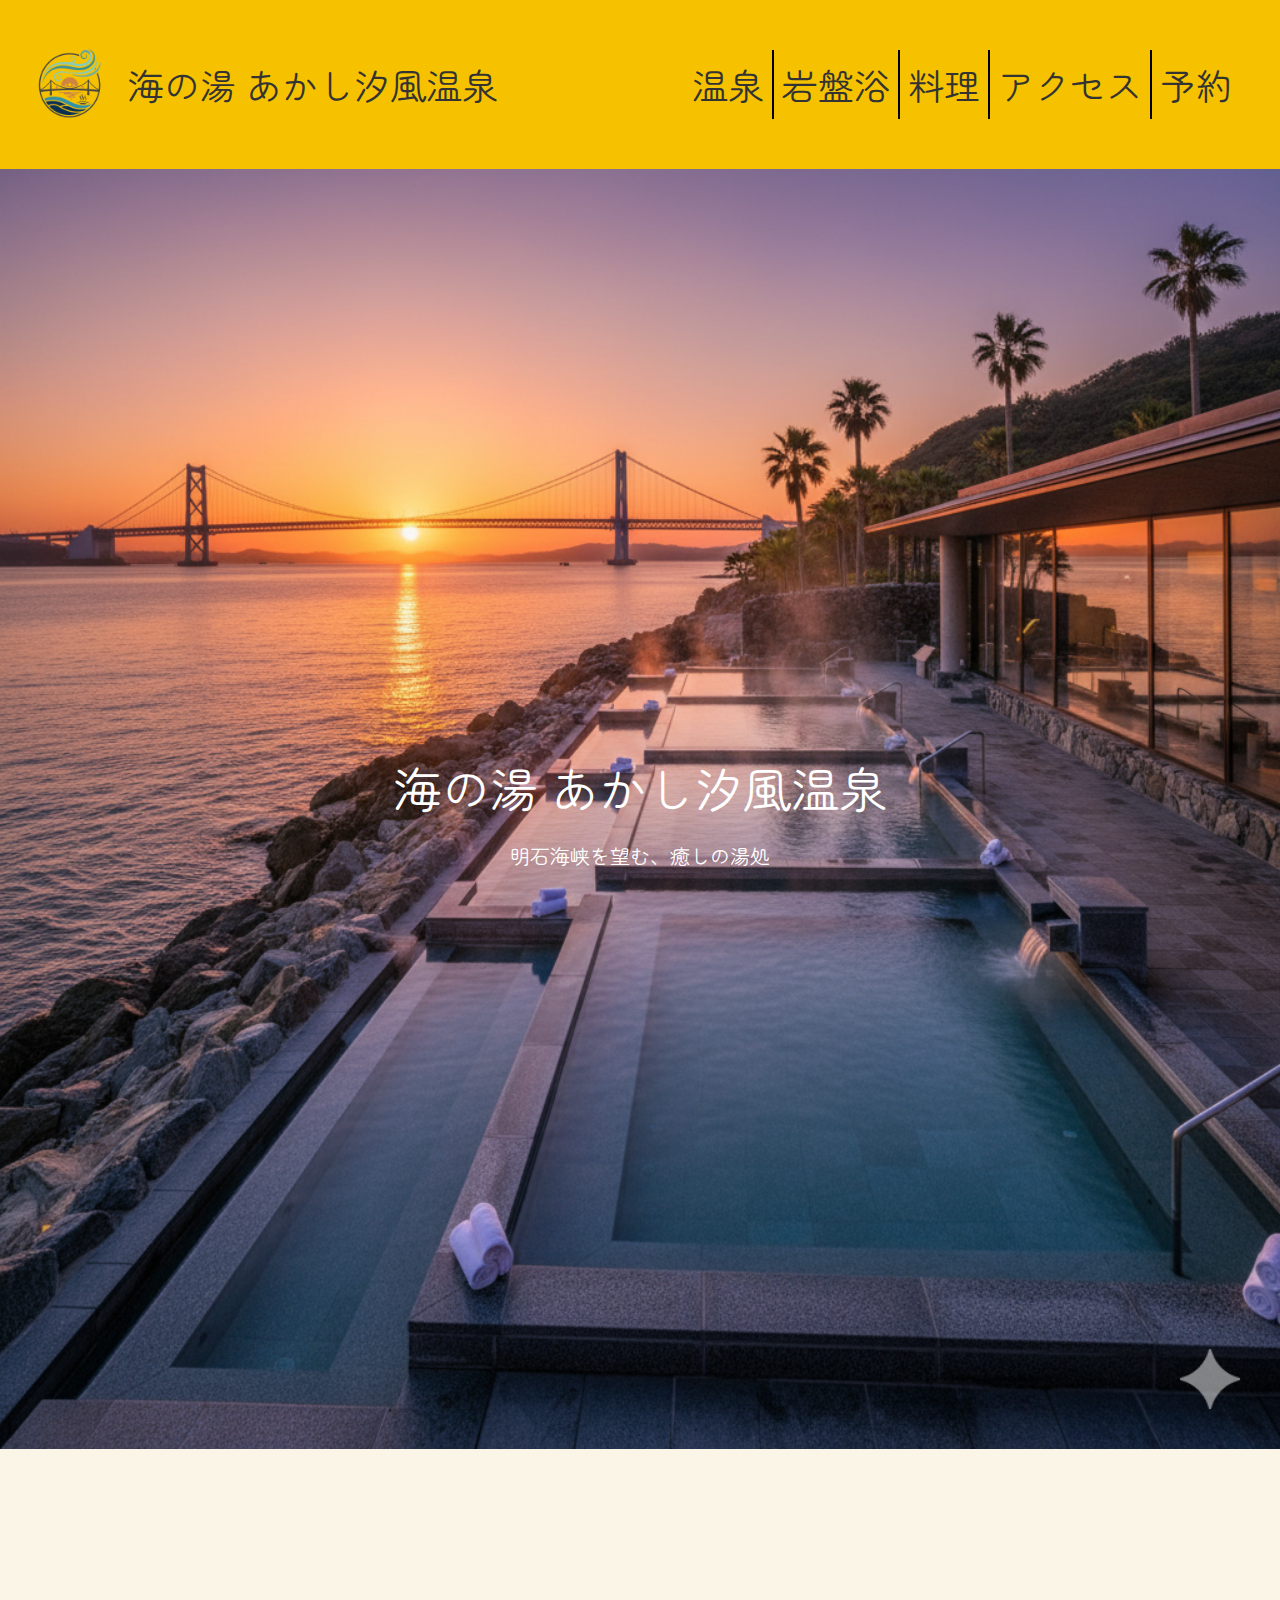
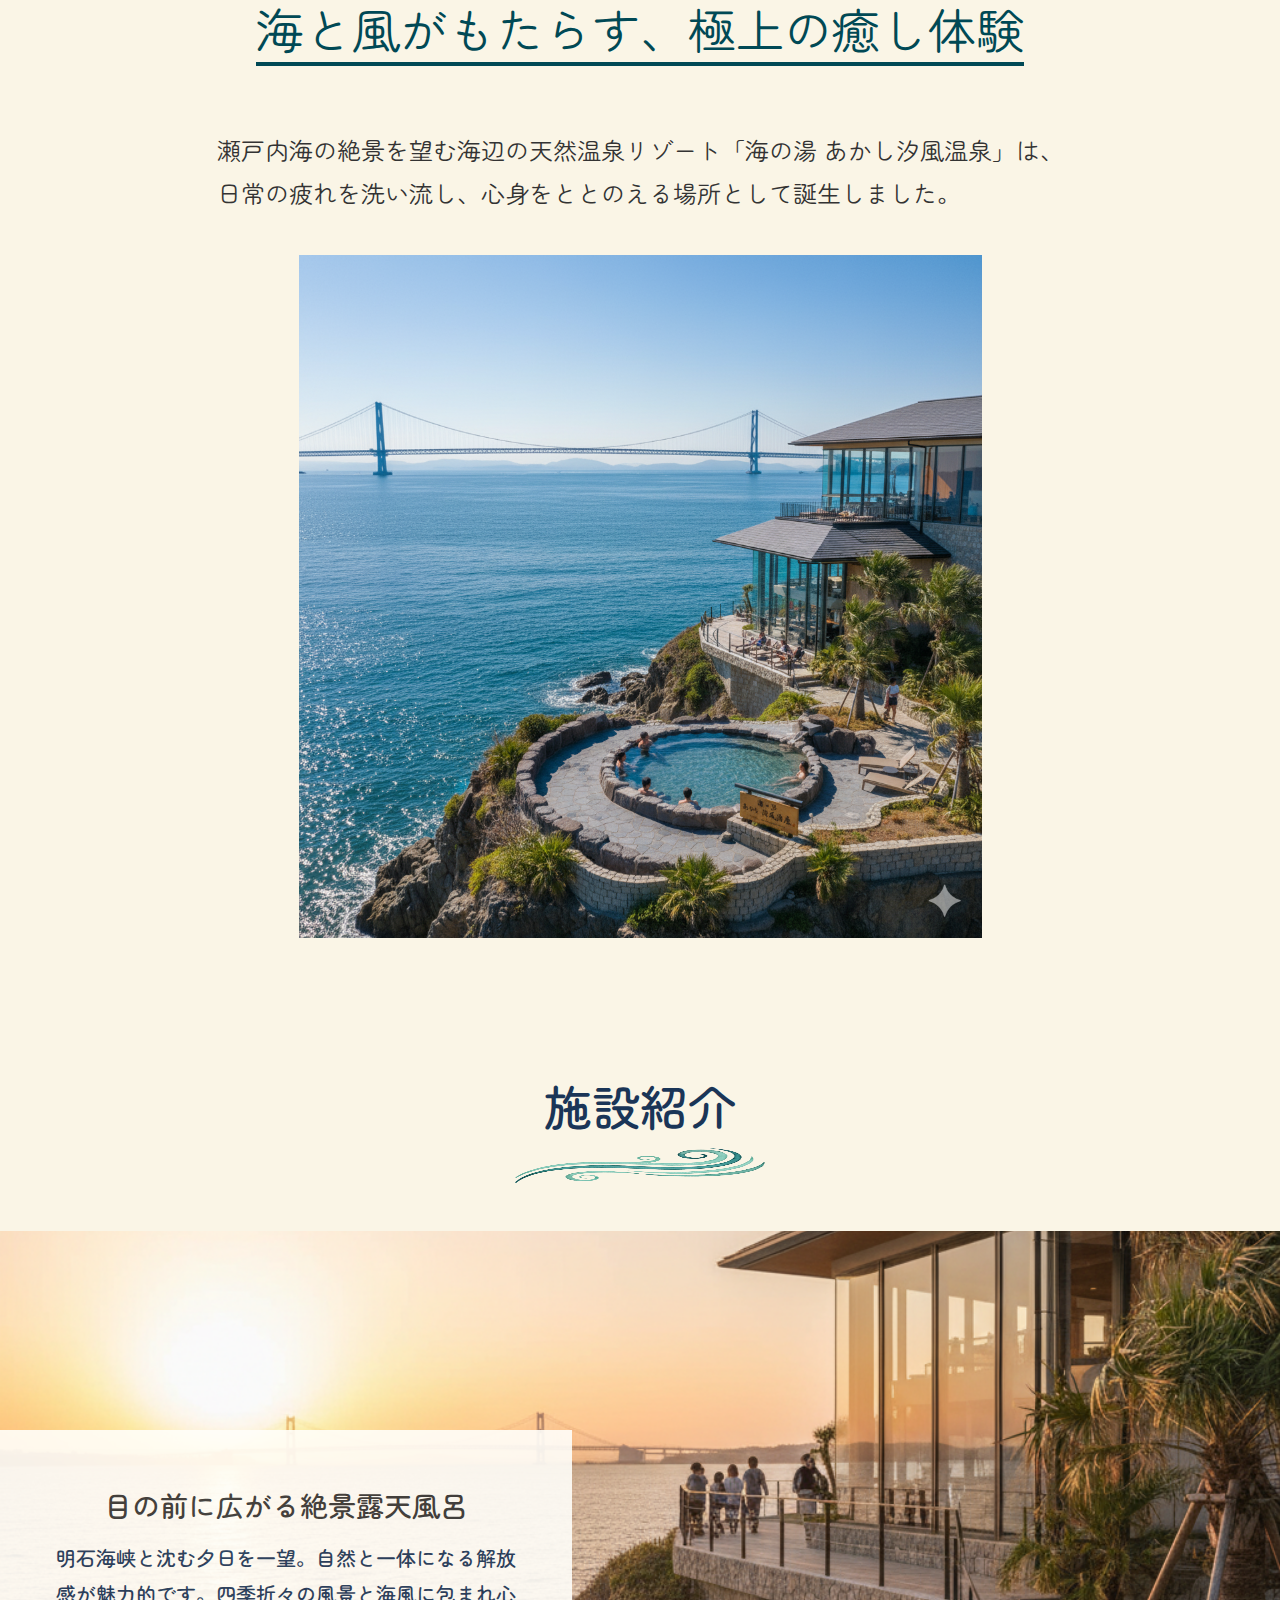
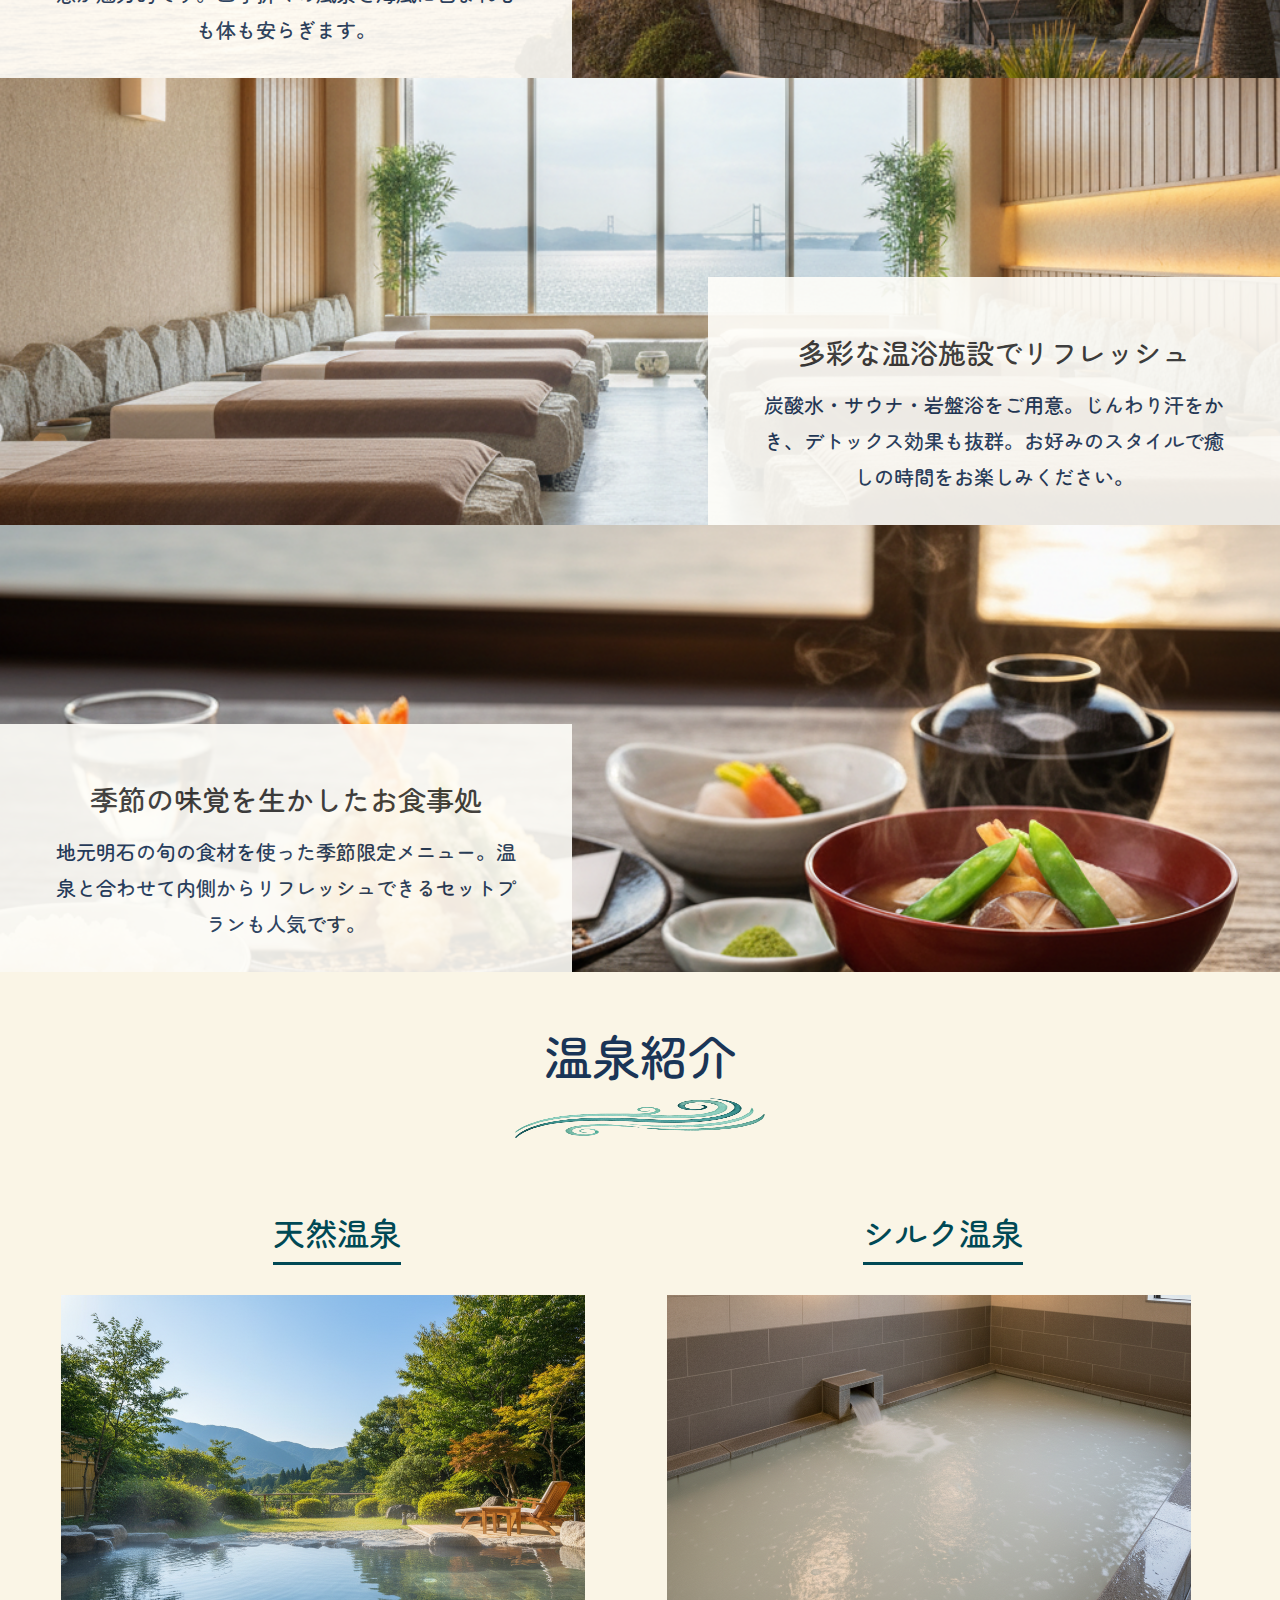
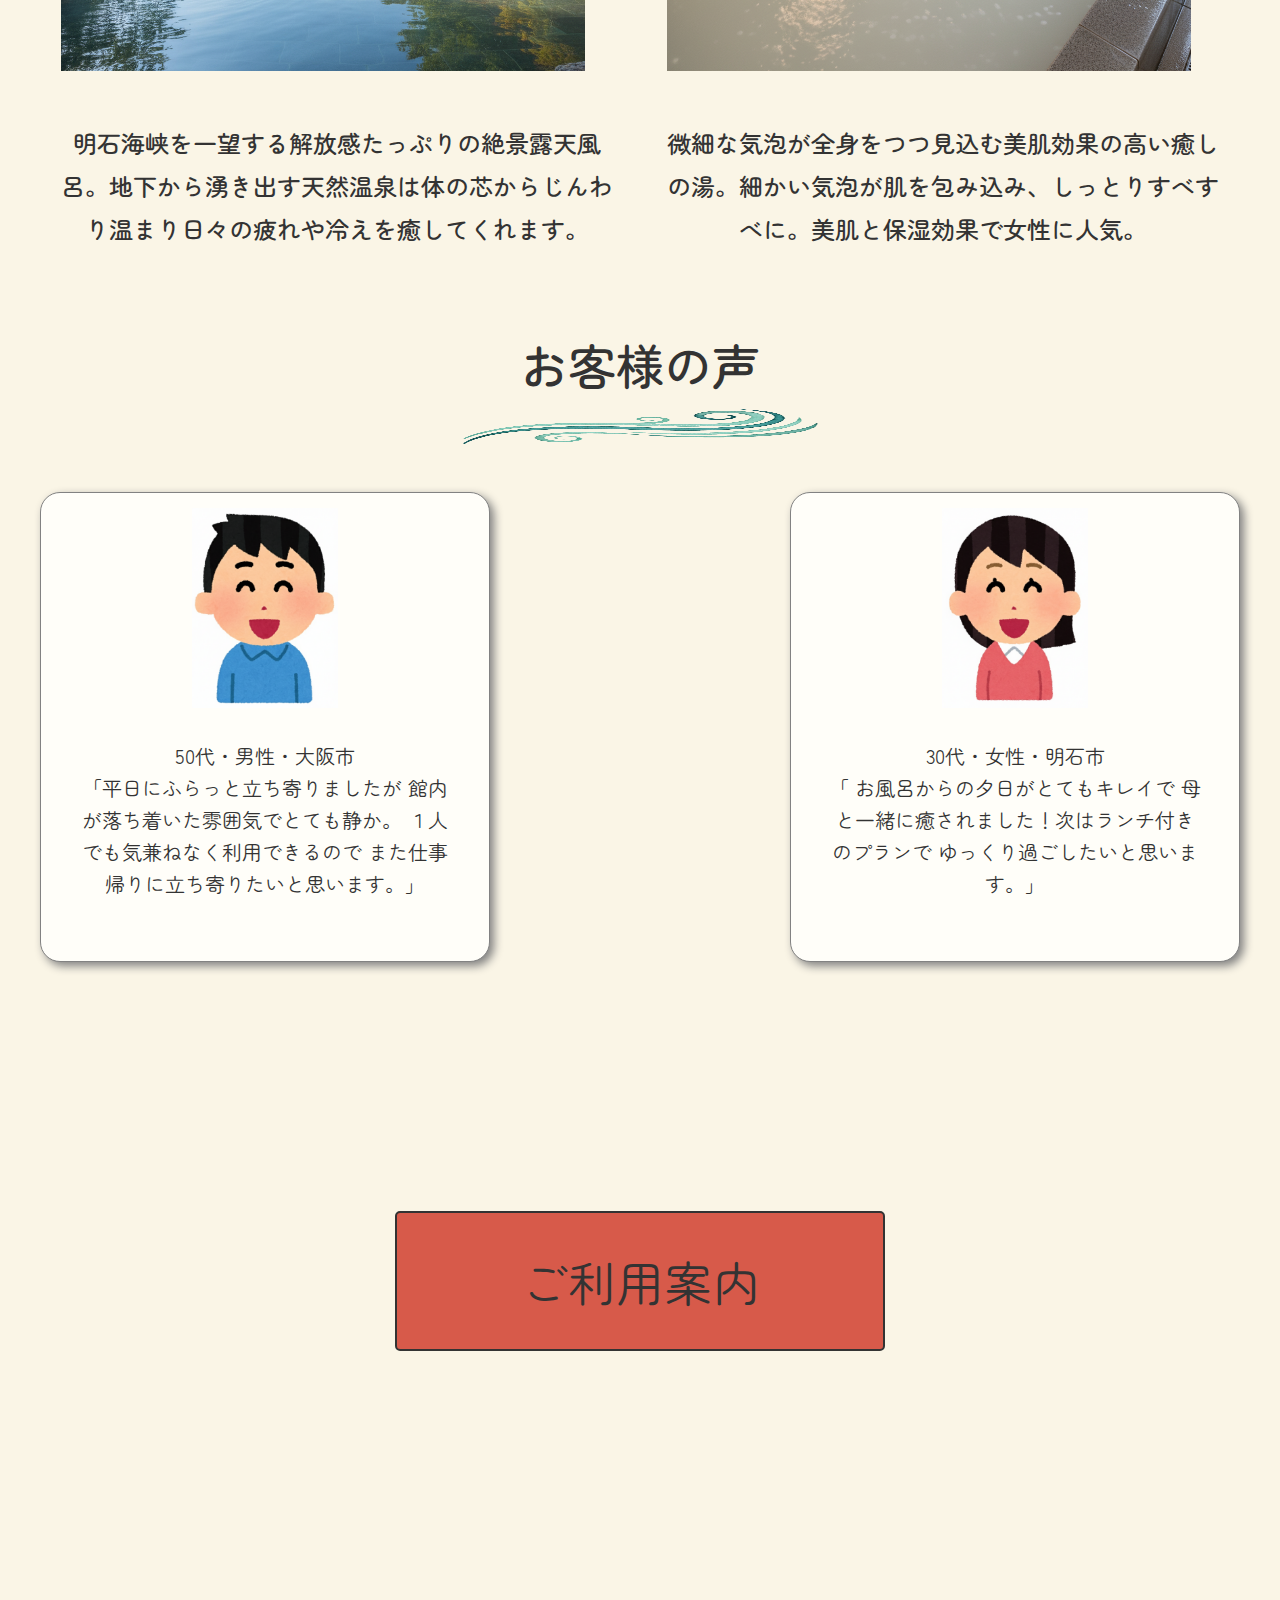
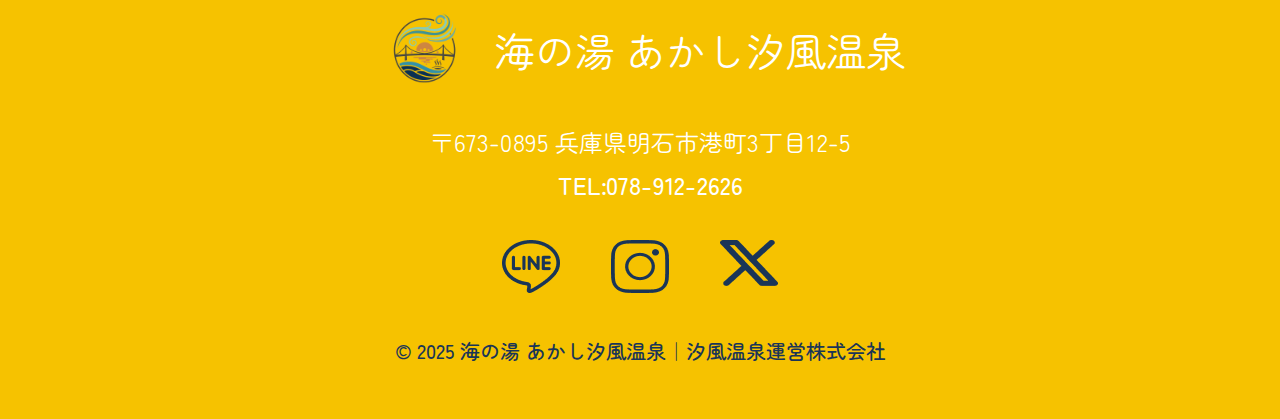
<file: index.html>
<!DOCTYPE html>
<html lang="ja">
  <head>
    <meta charset="UTF-8" />
    <meta name="viewport" content="width=device-width, initial-scale=1.0" />
    <title>温泉LP</title>
    <meta name="description" content="温泉LP" />
    <!-- GoogleやYahooなどの検索エンジンに検索されなくなるメタタグ -->
    <meta name="robots" content="noindex,nofollow" />
    <!-- レスポンシブ -->
    <meta name="viewport" content="width=device-width, initial-scale=1.0" />
    <link rel="stylesheet" href="css/main.css" />
    <link
      href="https://fonts.googleapis.com/css2?family=Zen+Maru+Gothic:wght@400;500&display=swap"
      rel="stylesheet"
    />
  </head>

  <body>
    <!-- header -->
    <header class="header">
      <div class="header-wrapper">
        <div class="header-left">
          <div class="header-logo">
            <img src="images/bigrogo02.png" alt="海の湯あかし汐風温泉のロゴ" />
          </div>
          <div class="header-title"><h1>海の湯 あかし汐風温泉</h1></div>
        </div>
        <!-- ハンバーガー -->
        <button class="hamburger" aria-label="メニュー">
          <span></span>
          <span></span>
          <span></span>
        </button>
        <nav>
          <ul class="header-nav">
            <li><a href="#onsen">温泉</a></li>
            <li><a href="#ganban">岩盤浴</a></li>
            <li><a href="#food">料理</a></li>
            <li><a href="#access">アクセス</a></li>
            <li><a href="#access">予約</a></li>
          </ul>
        </nav>
      </div>
    </header>

    <!-- fristview -->
    <main>
      <section class="firstview">
        <div class="content01">
          <img src="images/firstview.png" alt="明石海峡大橋と露天風呂の写真" />

          <div class="firstview_text">
            <h2 class="section_title">海の湯 あかし汐風温泉</h2>
            <p class="subtitle">明石海峡を望む、癒しの湯処</p>
          </div>
        </div>
      </section>

      <!-- お店の説明 -->

      <section class="concept">
        <div class="concept-title">
          <h2>海と風がもたらす、極上の癒し体験</h2>
        </div>
        <div class="concept-text">
          <p>
            瀬戸内海の絶景を望む海辺の天然温泉リゾート「海の湯
            あかし汐風温泉」は、 <br />
            日常の疲れを洗い流し、心身をととのえる場所として誕生しました。
          </p>
        </div>
        <div class="concept-img"><img src="images/onsen04.png" alt="" /></div>
      </section>

      <!-- 施設紹介 -->
      <section class="about">
        <h2 class="about-title">施設紹介</h2>
        <div class="about-line"><img src="images/line02.png" alt="" /></div>
        <!-- 露天風呂 -->
        <article id="onsen" class="about-item">
          <div class="about-img">
            <img src="images/onsen01.png" alt="明石海峡を眺める人たちの写真" />
          </div>
          <div class="frame-text">
            <h3 class="about-subtitle">目の前に広がる絶景露天風呂</h3>
            <p>
              明石海峡と沈む夕日を一望。自然と一体になる解放感が魅力的です。四季折々の風景と海風に包まれ心も体も安らぎます。
            </p>
          </div>
        </article>
        <!-- 温浴施設（サウナ・岩盤浴とか） -->
        <article id="ganban" class="about-item">
          <div class="about-img">
            <img src="images/ganban01.png" alt="岩盤浴の写真" />
          </div>
          <div class="frameleft-text">
            <h3 class="about-subtitle">多彩な温浴施設でリフレッシュ</h3>
            <p>
              炭酸水・サウナ・岩盤浴をご用意。じんわり汗をかき、デトックス効果も抜群。お好みのスタイルで癒しの時間をお楽しみください。
            </p>
          </div>
        </article>
        <!-- おいしいお食事処 -->
        <article id="food" class="about-item">
          <div class="about-img">
            <img src="images/food01.png" alt="美味しそうな出来立て定食の写真" />
          </div>
          <div class="frame-text">
            <h3 class="about-title">季節の味覚を生かしたお食事処</h3>
            <p>
              地元明石の旬の食材を使った季節限定メニュー。温泉と合わせて内側からリフレッシュできるセットプランも人気です。
            </p>
          </div>
        </article>
      </section>
      <!-- 温泉紹介 -->
      <section class="onsen-intro">
        <h2 class="onsen-title">温泉紹介</h2>
        <div class="onsen-line"><img src="images/line02.png" alt="" /></div>
        <div class="onsen-items">
          <!-- 天然温泉 -->
          <article class="onsen-item">
            <h3 class="onsen-subtitle">天然温泉</h3>
            <div class="onsen-img">
              <img src="images/onsen06.png" alt="天然温泉の写真" />
            </div>
            <div class="onsen-text">
              <p>
                明石海峡を一望する解放感たっぷりの絶景露天風呂。地下から湧き出す天然温泉は体の芯からじんわり温まり日々の疲れや冷えを癒してくれます。
              </p>
            </div>
          </article>
          <!-- シルク風呂紹介 -->
          <article class="onsen-item">
            <h3 class="onsen-subtitle">シルク温泉</h3>
            <div class="onsen-img02">
              <img src="images/onsen05.png" alt="シルク風呂の写真" />
            </div>
            <div class="onsen-text">
              <p>
                微細な気泡が全身をつつ見込む美肌効果の高い癒しの湯。細かい気泡が肌を包み込み、しっとりすべすべに。美肌と保湿効果で女性に人気。
              </p>
            </div>
          </article>
        </div>
      </section>
      <!-- お客様の声 -->
      <section class="reviews">
        <div class="reviews-header">
          <h2 class="reviews-title">お客様の声</h2>
          <div class="reviews-line"><img src="images/line02.png" alt="" /></div>
        </div>
        <!-- 男性の口コミ -->

        <div class="reviews-list">
          <article class="reviewswoman-item">
            <div class="reviewswoman-img">
              <img src="images/otoko.png" alt="男性のイラスト" />
            </div>
            <div class="reviews-text">
              <p>
                50代・男性・大阪市 <br /><span class="reviews-space"
                  >「平日にふらっと立ち寄りましたが
                  館内が落ち着いた雰囲気でとても静か。
                  １人でも気兼ねなく利用できるので
                  また仕事帰りに立ち寄りたいと思います。」
                </span>
              </p>
            </div>
          </article>

          <!-- 女性の口コミ  -->
          <article class="reviewswoman-item">
            <div class="reviewswoman-img">
              <img src="images/onna.png" alt="女性のイラスト" />
            </div>
            <div class="reviews-text">
              <p>
                30代・女性・明石市 <br /><span class="reviews-space"
                  >「 お風呂からの夕日がとてもキレイで
                  母と一緒に癒されました！次はランチ付きのプランで
                  ゆっくり過ごしたいと思います。」</span
                >
              </p>
            </div>
          </article>
        </div>
      </section>
    </main>

    <!-- ご利用案内ボタン -->
    <aside id="access" class="btn-wrapper">
      <a href="#" class="bt">ご利用案内</a>
    </aside>

    <!-- footer -->
    <footer class="footer">
      <div class="footer-wrapper">
        <div class="footer-header">
          <div class="footer-logo">
            <img src="images/bigrogo02.png" alt="海の湯あかし汐風温泉のロゴ" />
          </div>
          <div class="footer-title">海の湯 あかし汐風温泉</div>
        </div>
        <div class="footer-contact">
          <p>
            〒673-0895 兵庫県明石市港町3丁目12-5 <br />
            <span class="phone">TEL:078-912-2626</span>
          </p>
        </div>
        <div class="footer-icon"><img src="images/icon.png" alt="" /></div>
        <div class="footer-copy">
          <p>© 2025 海の湯 あかし汐風温泉｜汐風温泉運営株式会社</p>
        </div>
      </div>
    </footer>
    <script src="js/script.js"></script>
  </body>
</html>
</file>
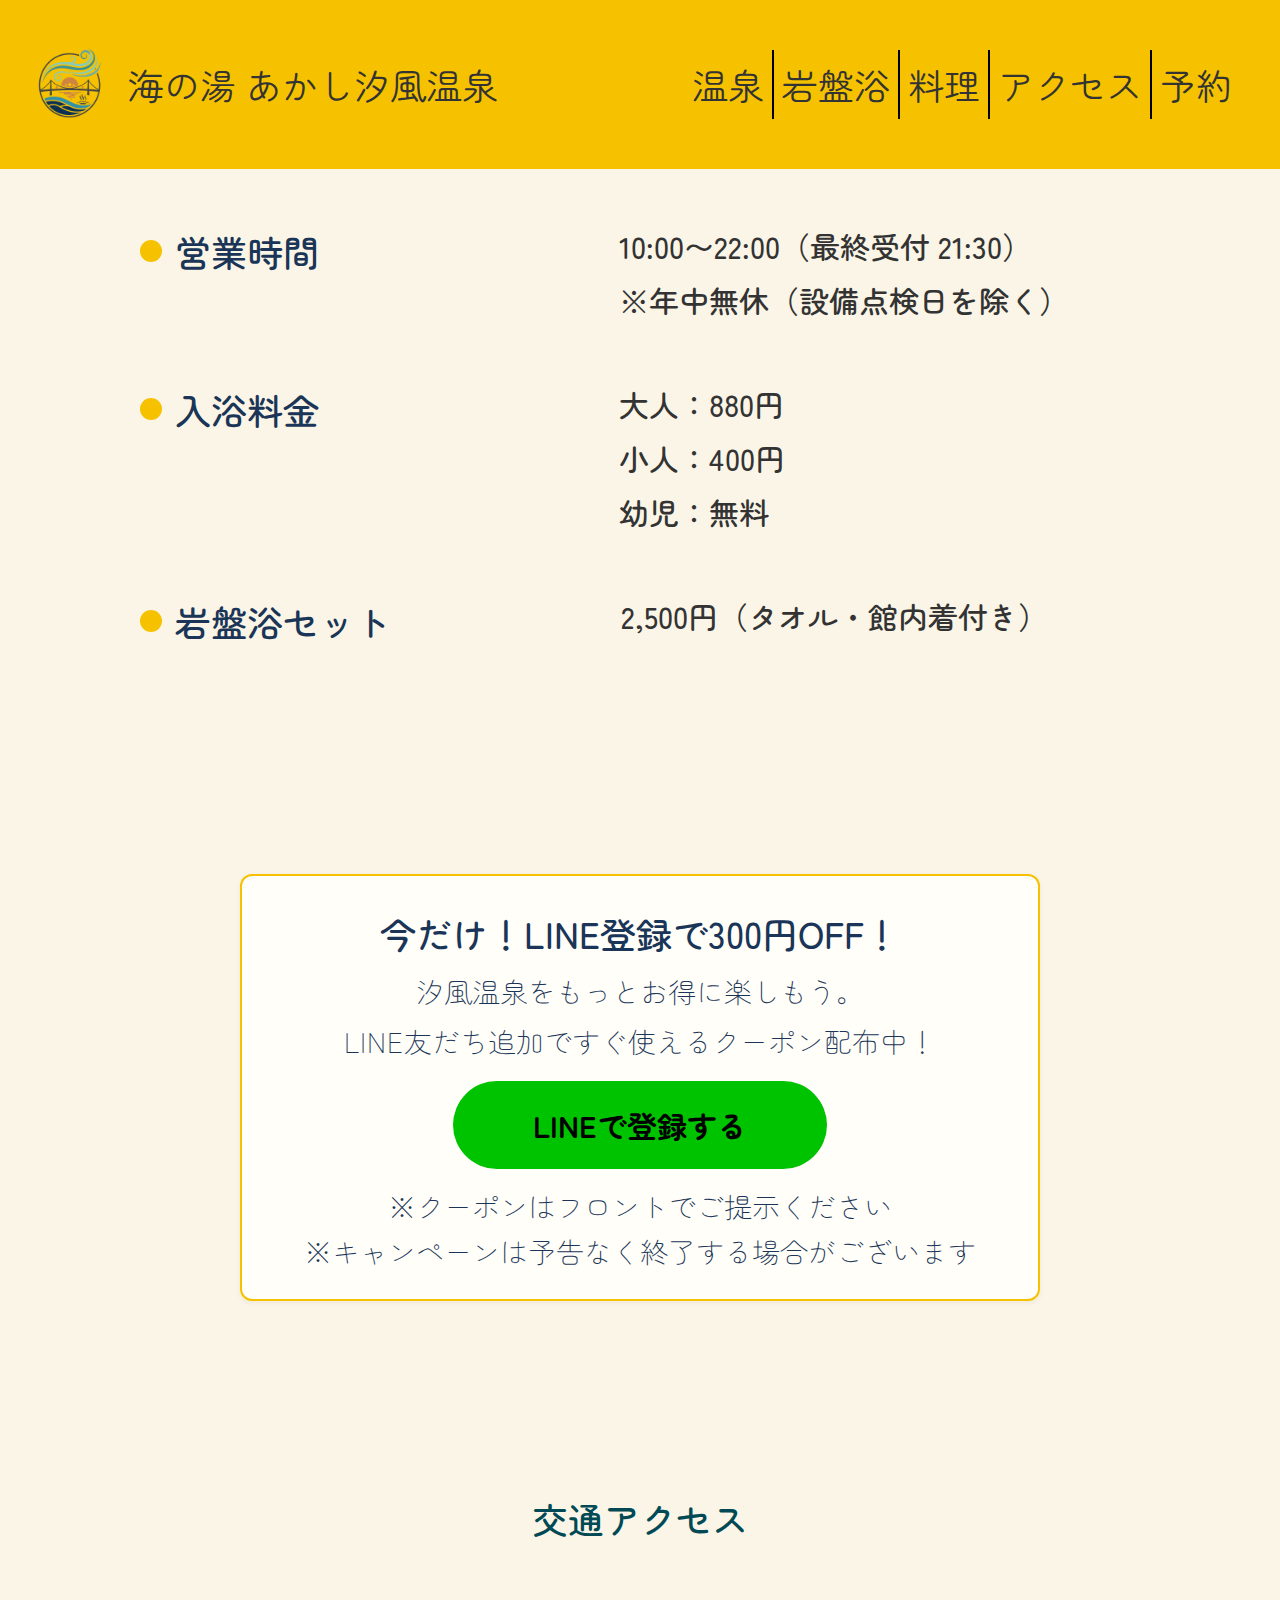
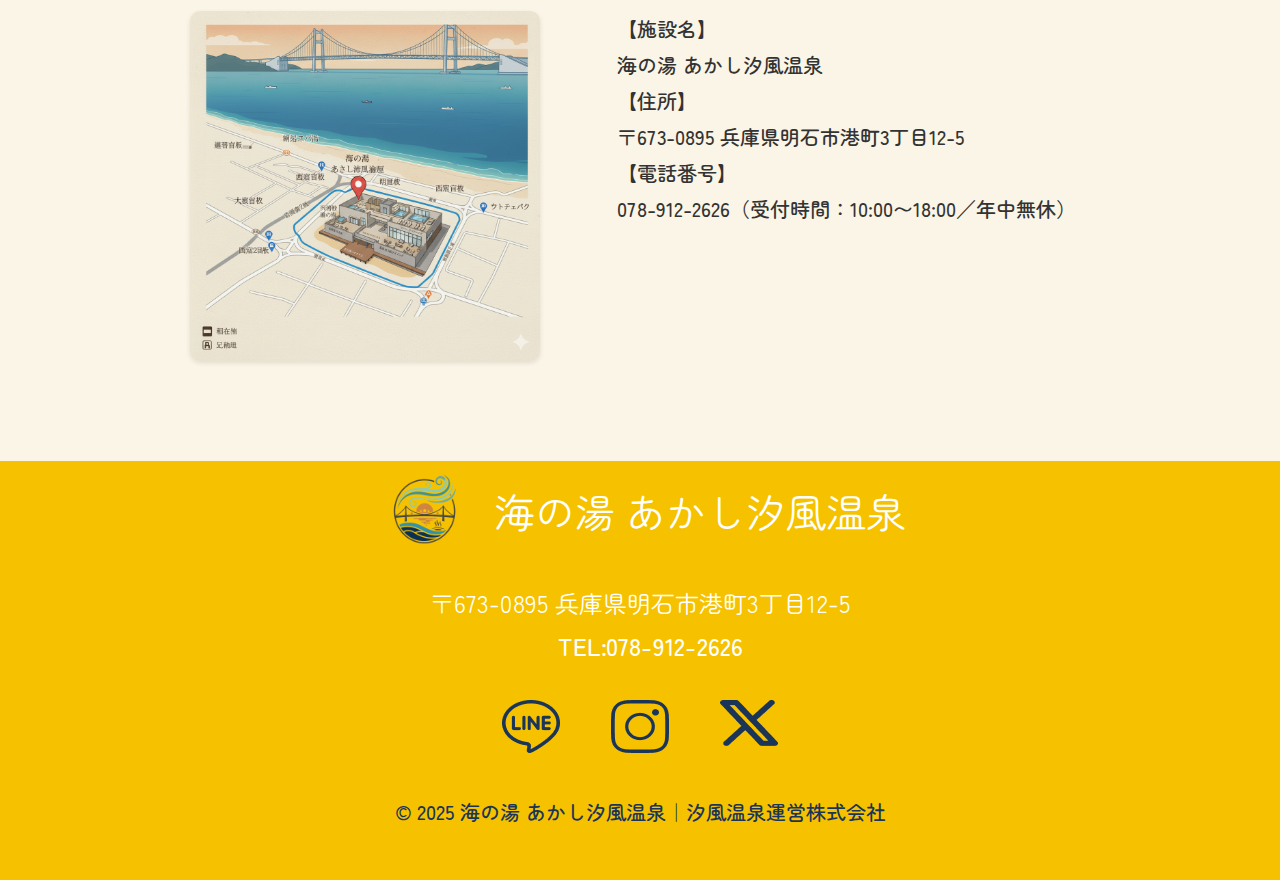
<file: info.html>
<!DOCTYPE html>
<html lang="ja">
  <head>
    <meta charset="UTF-8" />
    <meta name="viewport" content="width=device-width, initial-scale=1.0" />
    <title>ご利用案内</title>
    <meta name="description" content="ご利用案内" />
    <!-- GoogleやYahooなどの検索エンジンに検索されなくなるメタタグ -->
    <meta name="robots" content="noindex,nofollow" />
    <!-- レスポンシブ -->
    <meta name="viewport" content="width=device-width, initial-scale=1.0" />
    <link rel="stylesheet" href="css/main.css" />
    <!-- Googleフォント -->
    <link
      href="https://fonts.googleapis.com/css2?family=Zen+Maru+Gothic:wght@400;500&display=swap"
      rel="stylesheet"
    />
  </head>

  <body>
    <header class="header">
      <div class="header-wrapper">
        <div class="header-left">
          <div class="header-logo">
            <img src="images/bigrogo02.png" alt="海の湯あかし汐風温泉のロゴ" />
          </div>
          <div class="header-title"><h1>海の湯 あかし汐風温泉</h1></div>
        </div>

        <!-- ハンバーガー -->
        <button class="hamburger" aria-label="メニュー">
          <span></span>
          <span></span>
          <span></span>
        </button>

        <nav>
          <ul class="header-nav">
            <li><a href="#onsen">温泉</a></li>
            <li><a href="#ganban">岩盤浴</a></li>
            <li><a href="#food">料理</a></li>
            <li><a href="#access">アクセス</a></li>
            <li><a href="#access">予約</a></li>
          </ul>
        </nav>
      </div>
    </header>

    <main class="page-info">
      <section class="infobox">
        <div class="info">
          <h2>営業時間</h2>
          <p>
            10:00〜22:00（最終受付 21:30）<br />※年中無休（設備点検日を除く）
          </p>
        </div>

        <div class="info">
          <h2>入浴料金</h2>

          <p>
            大人：880円 <br />
            小人：400円 <br />
            幼児：無料
          </p>
        </div>

        <div class="info">
          <h2>岩盤浴セット</h2>

          <p>2,500円（タオル・館内着付き）</p>
        </div>
      </section>

      <section class="coupon">
        <h3>今だけ！LINE登録で300円OFF！</h3>
        <p>
          汐風温泉をもっとお得に楽しもう。<br />LINE友だち追加ですぐ使えるクーポン配布中！
        </p>
        <a href="#" class="line-btn">LINEで登録する</a>
        <p class="note">
          ※クーポンはフロントでご提示ください<br />※キャンペーンは予告なく終了する場合がございます
        </p>
      </section>

      <section class="access">
        <h2>交通アクセス</h2>

        <div class="access-content">
          <img src="images/map.png" alt="施設地図" class="map" />

          <div class="access-info">
            <p>【施設名】 <br />海の湯 あかし汐風温泉</p>
            <p>【住所】 <br />〒673-0895 兵庫県明石市港町3丁目12-5</p>
            <p>
              【電話番号】<br />
              078-912-2626（受付時間：10:00〜18:00／年中無休）
            </p>
          </div>
        </div>
      </section>
    </main>

    <!-- footer -->
    <footer class="footer">
      <div class="footer-wrapper">
        <div class="footer-header">
          <div class="footer-logo">
            <img src="images/bigrogo02.png" alt="海の湯あかし汐風温泉のロゴ" />
          </div>
          <div class="footer-title">海の湯 あかし汐風温泉</div>
        </div>
        <div class="footer-contact">
          <p>
            〒673-0895 兵庫県明石市港町3丁目12-5 <br />
            <span class="phone">TEL:078-912-2626</span>
          </p>
        </div>
        <div class="footer-icon"><img src="images/icon.png" alt="" /></div>
        <div class="footer-copy">
          <p>© 2025 海の湯 あかし汐風温泉｜汐風温泉運営株式会社</p>
        </div>
      </div>
    </footer>
    <script src="js/script.js"></script>
  </body>
</html>
</file>
<file: css/main.css>
@charset "UTF-8";
/* base/_ress.scss */
/* Box sizing */
html {
  box-sizing: border-box;
  -webkit-text-size-adjust: 100%;
  word-break: normal;
  -moz-tab-size: 4;
    -o-tab-size: 4;
       tab-size: 4;
}

*,
*::before,
*::after {
  box-sizing: inherit;
  margin: 0;
  padding: 0;
  background-repeat: no-repeat;
  text-decoration: inherit;
  vertical-align: baseline;
}

/* Remove default list styles */
ul,
ol {
  list-style: none;
}

/* Reset headings */
h1,
h2,
h3,
h4,
h5,
h6 {
  font-weight: normal;
  margin: 0;
}

/* Reset links */
a {
  background-color: transparent;
  text-decoration: none;
  color: inherit;
}

a:hover,
a:focus {
  outline: none;
  text-decoration: underline;
}

/* Reset form elements */
button,
input,
select,
textarea {
  font-family: inherit;
  font-size: 100%;
  background-color: transparent;
  border: none;
  outline: none;
  appearance: none;
  -webkit-appearance: none;
  -moz-appearance: none;
  cursor: pointer;
  padding: 0;
  margin: 0;
}

/* Remove spin buttons on number inputs (Chrome, Safari) */
input[type=number]::-webkit-inner-spin-button,
input[type=number]::-webkit-outer-spin-button {
  -webkit-appearance: none;
  margin: 0;
}

/* Remove focus outline (optional) */
:focus {
  outline: none;
}

/* Images */
img {
  border-style: none;
  max-width: 100%;
  height: auto;
}

/* Table */
table {
  border-collapse: collapse;
  border-spacing: 0;
}

/* Other common resets */
hr {
  border: none;
  height: 1px;
  background-color: #ddd;
  margin: 1em 0;
}

html,
body {
  margin: 0;
  padding: 0;
  width: 100%;
}

main {
  font-family: Zen Maru Gothic, sans-serif;
}

.concept {
  display: flex;
  flex-direction: column;
  align-items: center;
  padding: 84px 0;
}

.content01 {
  position: relative;
  width: 100%;
  max-width: 100%;
  margin: 0;
}

.concept-img {
  width: 90%;
  max-width: 763px;
  height: auto;
  padding: 0;
}

.content01 img {
  width: 100%;
  height: auto;
  display: block;
}

.firstview_text {
  position: absolute;
  top: 50%;
  left: 50%;
  transform: translate(-50%, -50%);
  text-align: center;
  color: white;
  z-index: 1;
}

.section_title {
  white-space: nowrap;
  font-size: 48px;
  margin: 0;
}

.subtitle {
  font-size: 20px;
  margin: 8px 0 0;
}

@media screen and (max-width: 768px) {
  .section_title {
    font-size: 16px;
  }
  .subtitle {
    font-size: 16px;
  }
}
.concept {
  display: flex;
  flex-direction: column;
  align-items: center;
  padding: 84px;
}

.concept-img {
  padding: 40px;
  border-radius: 5px;
  overflow: hidden;
  width: 763px;
  height: 763px;
}

.concept-title {
  padding: 62px;
}
.concept-title h2 {
  font-size: 48px;
  white-space: nowrap;
  color: #004955;
  border-bottom: 4px solid #004955;
  font-size: clamp(20px, 4vw, 48px);
  line-height: 1.4;
}

.concept-text {
  white-space: normal;
  word-break: break-word;
  font-size: 24px;
}

@media screen and (max-width: 768px) {
  .section_title {
    font-size: 26px;
  }
  .subtitle {
    font-size: 20px;
  }
}
.about {
  display: flex;
  flex-direction: column;
  justify-content: center;
  align-items: center;
}

.about-title {
  font-size: 48px;
  color: #333;
}

.about-line {
  width: 250px;
  height: 35px;
  margin-bottom: 48px;
}

.about-line img {
  width: 100%;
  height: 100%;
  display: block;
}

html,
body {
  margin: 0;
  padding: 0;
}

.about-item {
  position: relative;
  width: 100vw;
  overflow: hidden;
}

.about-title {
  color: #1a3557;
  font-size: 48px;
  font-weight: 500;
}

.about-img {
  position: relative;
  width: 100vw;
  height: 447px;
}

.about-img img {
  width: 100%;
  height: 100%;
  -o-object-fit: cover;
     object-fit: cover;
  display: block;
}

.frame-text {
  position: absolute;
  bottom: 0;
  left: 0;
  width: 572px;
  height: 248px;
  background-color: #fffef9;
  padding: 50px;
  box-sizing: border-box;
  opacity: 0.9;
  text-align: center;
}

.frame-text h3 {
  margin: 0 0 10px;
  font-size: 28px;
  color: #333;
  font-weight: 500;
}

.frame-text p {
  margin: 0;
  font-size: 20px;
  color: #1a3557;
  font-weight: 500;
}

.frameleft-text {
  position: absolute;
  bottom: 0;
  right: 0;
  width: 572px;
  height: 248px;
  background-color: #fffef9;
  padding: 50px;
  box-sizing: border-box;
  opacity: 0.9;
  text-align: center;
}

.frameleft-text h3 {
  margin: 0 0 10px;
  font-size: 28px;
  color: #333;
  font-weight: 500;
}

.frameleft-text p {
  margin: 0;
  font-size: 20px;
  color: #1a3557;
  font-weight: 500;
}

@media screen and (max-width: 768px) {
  .about-img {
    height: 250px;
  }
  .about-title {
    font-size: 26px;
  }
  .about-line {
    width: 150px;
    height: 20px;
  }
  .frame-text,
  .frameleft-text {
    width: 100%;
    max-width: 100%;
    height: 50%;
    padding: 20px;
    left: 0;
    transform: none;
  }
  .frame-text h3,
  .frameleft-text h3 {
    font-size: 20px;
  }
  .frame-text p,
  .frameleft-text p {
    font-size: 14px;
  }
}
@media screen and (max-width: 768px) {
  .about-img {
    height: 250px;
  }
  .frame-text,
  .frameleft-text {
    height: 50%;
    padding: 15px;
  }
  .frame-text h3,
  .frameleft-text h3 {
    font-size: 20px;
  }
  .frame-text p,
  .frameleft-text p {
    font-size: 14px;
  }
}
.onsen-title {
  text-align: center;
  font-size: 48px;
  font-weight: 500;
  color: #1a3557;
}

.onsen-line {
  display: flex;
  align-items: center;
  width: 250px;
  height: 40px;
  margin: 0 auto 48px;
  margin-bottom: 56px;
}

.onsen-line img {
  width: 100%;
  height: 100%;
}

.onsen-intro {
  max-width: 1200px;
  margin: 0 auto;
  padding: 40px 20px;
}

.onsen-items {
  display: flex;
  flex-wrap: wrap;
  gap: 53px;
  justify-content: center;
}

.onsen-item {
  text-align: center;
  width: calc(50% - 27px);
}

.onsen-img img {
  width: 524px;
  height: 376px;
  display: block;
  -o-object-fit: cover;
     object-fit: cover;
  margin-bottom: 50px;
}

.onsen-img02 img {
  width: 524px;
  height: 376px;
  display: block;
  -o-object-fit: cover;
     object-fit: cover;
  margin-bottom: 50px;
}

.onsen-text {
  margin-top: 10px;
  font-size: 16px;
  color: #004955;
  line-height: 1.6;
}

.onsen-subtitle {
  font-size: 24px;
  margin: 10px 0;
  margin-bottom: 30px;
  border-bottom: 3px solid #004955;
  display: block;
  width: -moz-fit-content;
  width: fit-content;
  margin-bottom: 30px;
}

.onsen-subtitle {
  font-size: 32px;
  font-weight: 500;
  display: inline-block;
  color: #004955;
}

.onsen-text {
  font-size: 24px;
  font-weight: 500;
  color: #333;
  margin: 30px 0;
  line-height: 1.8;
}

@media screen and (max-width: 768px) {
  .onsen-title {
    font-size: 26px;
  }
  .onsen-line {
    width: 150px;
    height: 20px;
  }
  .onsen-items {
    flex-direction: column;
    gap: 30px; /* カード間の余白調整 */
  }
  .onsen-item {
    width: 100%; /* 1列に */
    margin: 0 auto;
  }
  .onsen-img img,
  .onsen-img02 img {
    width: 100%;
    height: auto;
  }
  .onsen-subtitle {
    font-size: 24px;
  }
  .onsen-text {
    font-size: 16px;
  }
}
.reviews {
  max-width: 1200px;
  margin: 0 auto;
  padding: 0;
  text-align: center;
}

.reviews-header {
  margin-bottom: 48px;
}

.reviews-header h2.reviews-title {
  font-size: 48px;
  font-weight: 500;
  margin-bottom: 2px;
}

.reviews-line {
  width: 355px;
  height: 35px;
  margin: 0 auto;
}

.reviews-line img {
  width: 100%;
  height: 100%;
  display: block;
}

.reviews-list {
  display: flex;
  justify-content: space-between;
  width: 100%;
  gap: 10px;
}

.reviewswoman-item {
  background-color: #fffef9;
  display: flex;
  flex-direction: column;
  align-items: center;
  justify-content: flex-start;
  width: 450px;
  height: 470px;
  padding: 15px;
  text-align: center;
  margin: 0;
  padding: 15px;
  border: 1px solid hsl(0, 0%, 51%);
  border-radius: 20px;
  box-sizing: border-box;
  overflow: hidden;
  box-shadow: 4px 4px 10px gray;
}

.reviewswoman-item .reviewswoman-img {
  width: 100%;
  max-width: 580px;
  box-sizing: border-box;
}

.reviewsman-img img {
  width: 100%;
  height: auto;
  display: block;
  border-radius: 8px;
  margin-bottom: 12px;
  -o-object-fit: contain;
     object-fit: contain;
  max-height: 200px;
}

.reviewswoman-img img {
  width: 100%;
  height: auto;
  display: block;
  border-radius: 8px;
  margin-bottom: 12px;
  -o-object-fit: contain;
     object-fit: contain;
  max-height: 200px;
}

.reviewswoman-img {
  width: 100%;
  max-width: 355px;
  box-sizing: border-box;
  overflow: hidden;
  flex-shrink: 0;
}

.reviews-text p {
  font-size: 20px;
  line-height: 1.6;
  margin: 20px;
}

.reviews-space {
  padding-top: px;
}

@media screen and (max-width: 768px) {
  .reviews-header h2.reviews-title {
    font-size: 26px;
  }
  .reviews-line {
    width: 150px;
    height: 20px;
  }
  .reviews-list {
    flex-direction: column;
    align-items: center;
    gap: 20px;
  }
  .reviewswoman-item {
    width: 90%;
    height: auto;
    padding: 15px;
  }
  .reviewswoman-img img,
  .reviewsman-img img {
    width: 100%;
    height: auto;
  }
  .reviews-text p {
    font-size: 16px;
    margin: 15px 0;
  }
}
html,
body {
  overflow-x: hidden;
}

footer {
  background-color: #f6c200;
  font-family: Zen Maru Gothic, sans-serif;
  margin-top: 100px;
}

.footer-wrapper {
  display: flex;
  flex-direction: column;
  align-items: center;
  text-align: center;
  gap: 20px;
}

.footer-header {
  display: flex;
  align-items: center;
  justify-content: center;
  gap: 20px;
}

.footer-logo {
  width: 100px;
  height: 100px;
  display: flex;
  justify-content: center;
  align-items: center;
}

.footer-logo img {
  max-width: 100%;
  height: auto;
  display: block;
  margin: 0;
}

.footer-title {
  font-size: 40px;
  line-height: 1;
  color: white;
}

.footer-contact {
  color: white;
  font-size: 24px;
}

.footer-contact .phone {
  display: inline-block;
  margin-left: 20px;
  font-weight: 500;
  color: white;
}

.footer-icon img {
  width: 352px;
  height: 79px;
}

.footer-copy {
  color: #1a3557;
  font-size: 20px;
  font-weight: 500;
  margin-bottom: 50px;
}

@media screen and (max-width: 768px) {
  .footer-wrapper {
    gap: 15px;
    padding: 20px 10px;
  }
  .footer-header {
    flex-direction: row;
    align-items: center;
    justify-content: center;
    gap: 10px;
  }
  .footer-logo {
    width: 100px;
    height: 100px;
  }
  .footer-title {
    font-size: 28px;
    line-height: 1.2;
  }
  .footer-contact {
    font-size: 16px;
  }
  .footer-contact .phone {
    display: block;
    margin-left: 0;
    margin-top: 5px;
  }
  .footer-copy {
    font-size: 14px;
    margin-bottom: 20px;
  }
  .footer-icon img {
    width: 200px;
    height: 50px;
  }
}
html,
body {
  overflow-x: hidden;
}

.btn-wrapper {
  text-align: center;
  padding: 149px;
  margin-top: 100px;
}

.bt {
  display: inline-flex;
  justify-content: center;
  font-size: 48px;
  font-family: "Zen Maru Gothic", sans-serif;
  text-decoration: none;
  background-color: #d75a4a;
  border: 2px solid #333;
  border-radius: 5px;
  padding: 25px 123px;
  margin: 0px;
}

@media screen and (max-width: 768px) {
  .btn-wrapper {
    padding: 80px 10px;
  }
  .bt {
    font-size: 28px;
    padding: 10px 40px;
    width: 60%;
    max-width: 400px;
    box-sizing: border-box;
  }
}
html,
body {
  overflow-x: hidden;
}

header {
  background-color: #f6c200;
  font-family: Zen Maru Gothic, sans-serif;
  width: 100%;
  box-sizing: border-box;
  padding: 0;
  position: relative;
}

.header-logo img {
  display: block;
  height: auto;
}

.header-logo {
  width: 100px;
  height: 100px;
  display: flex;
  align-items: center;
  justify-content: center;
}

.header-wrapper {
  display: flex;
  align-items: center;
  justify-content: space-between;
  height: 169px;
  padding: 0 40px 0 20px;
  box-sizing: border-box;
  gap: 140px;
}

.header-left {
  display: flex;
  align-items: center;
  gap: 8px;
}

.header-title h1 {
  font-size: 36px;
  font-weight: normal;
  margin: 0;
  white-space: nowrap;
}

.header-nav {
  display: flex;
  z-index: 1000;
}
.header-nav li {
  border-right: 2px solid #000;
  padding: 2px 8px;
}
.header-nav li:last-child {
  border-right: none;
}
.header-nav a {
  font-size: 36px;
  font-family: "Zen Maru Gothic", sans-serif;
  font-weight: normal;
  white-space: nowrap;
  margin: 0;
  text-decoration: none;
}

/* ハンバーガー */
.hamburger {
  display: none;
  flex-direction: column;
  justify-content: space-between;
  width: 28px;
  height: 22px;
  background: none;
  border: none;
  cursor: pointer;
  padding: 0;
}

.hamburger span {
  display: block;
  height: 3px;
  width: 100%;
  background-color: #000;
  border-radius: 2px;
}

@media (max-width: 768px) {
  .header-wrapper {
    flex-direction: column;
    align-items: center;
    height: auto;
    padding: 16px;
    gap: 0px;
  }
  .header-left {
    justify-content: center;
  }
  .header-logo {
    width: 80px;
    height: 80px;
    margin-bottom: 12px;
  }
  .header-title h1 {
    font-size: 24px;
    text-align: center;
    margin-bottom: 12px;
  }
  .header-nav {
    flex-direction: column;
    align-items: center;
    justify-content: center;
    text-align: center;
    gap: 8px;
  }
  .header-nav li {
    border-right: none;
    padding: 4px 0;
    text-align: center;
  }
  .header-nav a {
    font-size: 18px;
    display: inline-block;
  }
}
/* スマホ用に表示 */
@media screen and (max-width: 768px) {
  .hamburger {
    display: flex !important;
    z-index: 2000;
  }
  .header-nav {
    display: none !important; /* 最初は非表示 */
    flex-direction: column;
    background: #fff;
    position: absolute;
    top: 60px; /* ヘッダーの高さに合わせる */
    right: 0;
    width: 200px;
    box-shadow: 0 4px 6px rgba(0, 0, 0, 0.1);
    padding: 1em;
    z-index: 1000;
  }
  .header-nav.active {
    display: flex !important;
  }
}
html,
body {
  overflow-x: hidden;
}

footer {
  background-color: #f6c200;
  font-family: Zen Maru Gothic, sans-serif;
  margin-top: 100px;
}

.footer-wrapper {
  display: flex;
  flex-direction: column;
  align-items: center;
  text-align: center;
  gap: 20px;
}

.footer-header {
  display: flex;
  align-items: center;
  justify-content: center;
  gap: 20px;
}

.footer-logo {
  width: 100px;
  height: 100px;
  display: flex;
  justify-content: center;
  align-items: center;
}

.footer-logo img {
  max-width: 100%;
  height: auto;
  display: block;
  margin: 0;
}

.footer-title {
  font-size: 40px;
  line-height: 1;
  color: white;
}

.footer-contact {
  color: white;
  font-size: 24px;
}

.footer-contact .phone {
  display: inline-block;
  margin-left: 20px;
  font-weight: 500;
  color: white;
}

.footer-icon img {
  width: 352px;
  height: 79px;
}

.footer-copy {
  color: #1a3557;
  font-size: 20px;
  font-weight: 500;
  margin-bottom: 50px;
}

@media screen and (max-width: 768px) {
  .footer-wrapper {
    gap: 15px;
    padding: 20px 10px;
  }
  .footer-header {
    flex-direction: row;
    align-items: center;
    justify-content: center;
    gap: 10px;
  }
  .footer-logo {
    width: 100px;
    height: 100px;
  }
  .footer-title {
    font-size: 28px;
    line-height: 1.2;
  }
  .footer-contact {
    font-size: 16px;
  }
  .footer-contact .phone {
    display: block;
    margin-left: 0;
    margin-top: 5px;
  }
  .footer-copy {
    font-size: 14px;
    margin-bottom: 20px;
  }
  .footer-icon img {
    width: 200px;
    height: 50px;
  }
}
html,
body {
  overflow-x: hidden;
}

header {
  background-color: #f6c200;
  font-family: Zen Maru Gothic, sans-serif;
  width: 100%;
  box-sizing: border-box;
  padding: 0;
}

.header-logo img {
  display: block;
  height: auto;
}

.header-logo {
  width: 100px;
  height: 100px;
  display: flex;
  align-items: center;
  justify-content: center;
}

.header-wrapper {
  display: flex;
  align-items: center;
  justify-content: space-between;
  height: 169px;
  padding: 0 40px 0 20px;
  box-sizing: border-box;
  gap: 140px;
}

.header-left {
  display: flex;
  align-items: center;
  gap: 8px;
}

.header-title h1 {
  font-size: 36px;
  font-weight: normal;
  margin: 0;
  white-space: nowrap;
}

.header-nav {
  display: flex;
}
.header-nav li {
  border-right: 2px solid #000;
  padding: 2px 8px;
}
.header-nav li:last-child {
  border-right: none;
}
.header-nav a {
  font-size: 36px;
  font-family: "Zen Maru Gothic", sans-serif;
  font-weight: normal;
  white-space: nowrap;
  margin: 0;
  text-decoration: none;
}

.hamburger {
  display: none;
  flex-direction: column;
  justify-content: space-between;
  width: 28px;
  height: 22px;
  background: none;
  border: none;
  cursor: pointer;
  padding: 0;
}

.hamburger span {
  display: block;
  height: 3px;
  width: 100%;
  background-color: #000;
  border-radius: 2px;
}

@media (max-width: 768px) {
  .hamburger {
    display: flex !important;
    z-index: 2000;
  }
  .header-wrapper {
    flex-direction: column;
    align-items: center;
    height: auto;
    padding: 16px;
    gap: 0px;
  }
  .header-left {
    justify-content: center;
  }
  .header-logo {
    width: 80px;
    height: 80px;
    margin-bottom: 12px;
  }
  .header-title h1 {
    font-size: 24px;
    text-align: center;
    margin-bottom: 12px;
  }
  .header-nav {
    flex-direction: column;
    align-items: center;
    justify-content: center;
    text-align: center;
    gap: 8px;
  }
  .header-nav li {
    border-right: none;
    padding: 4px 0;
    text-align: center;
  }
  .header-nav a {
    font-size: 18px;
    display: inline-block;
  }
}
body {
  background: #faf5e6;
  margin: 0;
  color: #333;
  line-height: 1.8;
  font-family: "Zen Maru Gothic", sans-serif;
}

.page-info {
  padding: 0 100px;
  max-width: 1200px;
  margin: 0 auto;
  display: flex;
  flex-direction: column;
  gap: 60px;
  box-sizing: border-box;
  margin-top: 50px;
}

.infobox {
  display: flex;
  flex-direction: column;
  gap: 50px; /* ← 各 .info の間に40pxの隙間を追加 */
}

.info {
  display: flex;
  align-items: flex-start;
  justify-content: flex-start;
  flex-wrap: nowrap; /* 💡 PC時は折り返さない */
  gap: 60px;
  width: 100%;
  box-sizing: border-box;
}

.info h2 {
  position: relative;
  font-size: 36px;
  font-weight: 500;
  color: #1a3557;
  padding-left: 35px;
  white-space: nowrap;
  margin: 0;
}
.info h2::before {
  content: "";
  position: absolute;
  left: 0;
  top: 50%;
  transform: translateY(-50%);
  width: 22px;
  height: 22px;
  background: #f6c200;
  border-radius: 50%;
}

.info p {
  text-align: left;
  margin-left: 240px;
  font-size: 30px;
  font-weight: 500;
}

/* 3番目（岩盤浴セット）だけ変更する */
.info:nth-of-type(3) p {
  margin-left: 170px;
}

.coupon {
  width: 80%;
  max-width: 901px;
  background: #fffef9;
  border-radius: 12px;
  border: 2px solid #f6c200;
  text-align: center;
  padding: 25px 20px;
  color: #1a3557;
  margin: 160px auto 25px;
  box-shadow: 0 2px 6px rgba(0, 0, 0, 0.05);
  box-sizing: border-box;
  display: flex;
  flex-direction: column;
  align-items: center;
  justify-content: center;
}

.coupon p {
  font-size: 28px;
  font-weight: 300;
}

.coupon h3 {
  margin-top: 0;
  font-size: 36px;
  font-weight: 500;
}

.line-btn {
  display: inline-block;
  background: #00c300;
  color: #000;
  text-decoration: none;
  padding: 17px 80px;
  border-radius: 50px;
  font-weight: bold;
  margin: 15px 0;
  font-size: 30px;
  max-width: 100%;
  box-sizing: border-box;
  word-break: keep-all;
  text-align: center;
  transition: all 0.3s ease; /* 💡スムーズな縮小 */
}

.note {
  font-size: 13px;
  color: #1a3557;
  line-height: 1.6;
}

.access h2 {
  font-size: 36px;
  font-weight: 500;
  color: #004955;
  position: static;
  text-align: center;
  margin: 100px 0 60px;
}

.access-content {
  display: flex;
  align-items: flex-start;
  gap: 77px;
  margin: 15px auto 0;
  max-width: 1200px;
  width: 90%;
}

.map {
  width: 45%;
  max-width: 350px;
  border-radius: 10px;
  box-shadow: 0 2px 5px rgba(0, 0, 0, 0.1019607843);
}

.access-info {
  flex: 1;
  font-size: 20px;
  font-weight: 500;
  line-height: 1.8;
}

@media screen and (max-width: 768px) {
  .page-info {
    padding: 0 30px;
  }
  /* 横並びを維持しつつ、フォントと余白を縮小 */
  .info {
    flex-direction: column; /* 💡 幅が狭くなったら縦積み */
    align-items: flex-start;
    gap: 10px;
    text-align: center;
  }
  .info h2 {
    font-size: 26px;
    padding-left: 30px;
  }
  .info p {
    font-size: 18px;
    white-space: nowrap; /* 💡 横並びキープ */
  }
  .info:nth-of-type(3) p {
    margin-left: 240px;
  }
  .line-btn {
    padding: 14px 50px;
    font-size: 22px; /* 💡文字サイズ縮小 */
  }
}
@media screen and (max-width: 768px) and (max-width: 480px) {
  .line-btn {
    padding: 12px 25px;
    font-size: 16px; /* 💡さらに小さく */
  }
}
@media screen and (max-width: 768px) and (max-width: 400px) {
  .info h2 {
    font-size: 22px;
  }
  .info p {
    font-size: 16px;
  }
}
@media screen and (max-width: 768px) {
  .coupon {
    width: 90%;
    padding: 20px;
    margin-top: 80px;
  }
  .coupon h3 {
    font-size: 26px;
  }
  .coupon p {
    font-size: 18px;
  }
  .line-btn {
    transform: none;
    padding: 14px 40px;
    font-size: 22px;
  }
  .access-content {
    flex-direction: column;
    align-items: center;
    text-align: center;
    gap: 20px;
  }
  .access-info {
    font-size: 16px;
  }
}
/* --- 400px以下--- */
@media screen and (max-width: 400px) {
  .info h2 {
    font-size: 22px;
  }
  .info p {
    font-size: 16px;
    margin-left: 0;
    white-space: normal;
  }
  .info:nth-of-type(3) p {
    margin-left: 0; /* ← 特別処理もリセット */
  }
  .coupon h3 {
    font-size: 22px;
  }
  .coupon p {
    font-size: 16px;
  }
  .line-btn {
    transform: scale(0.75);
    padding: 10px 40px;
    font-size: 18px;
  }
  .line-btn {
    padding: 12px 25px; /* 💡 さらに縮める */
    font-size: 18px;
  }
}/*# sourceMappingURL=main.css.map */
</file>
